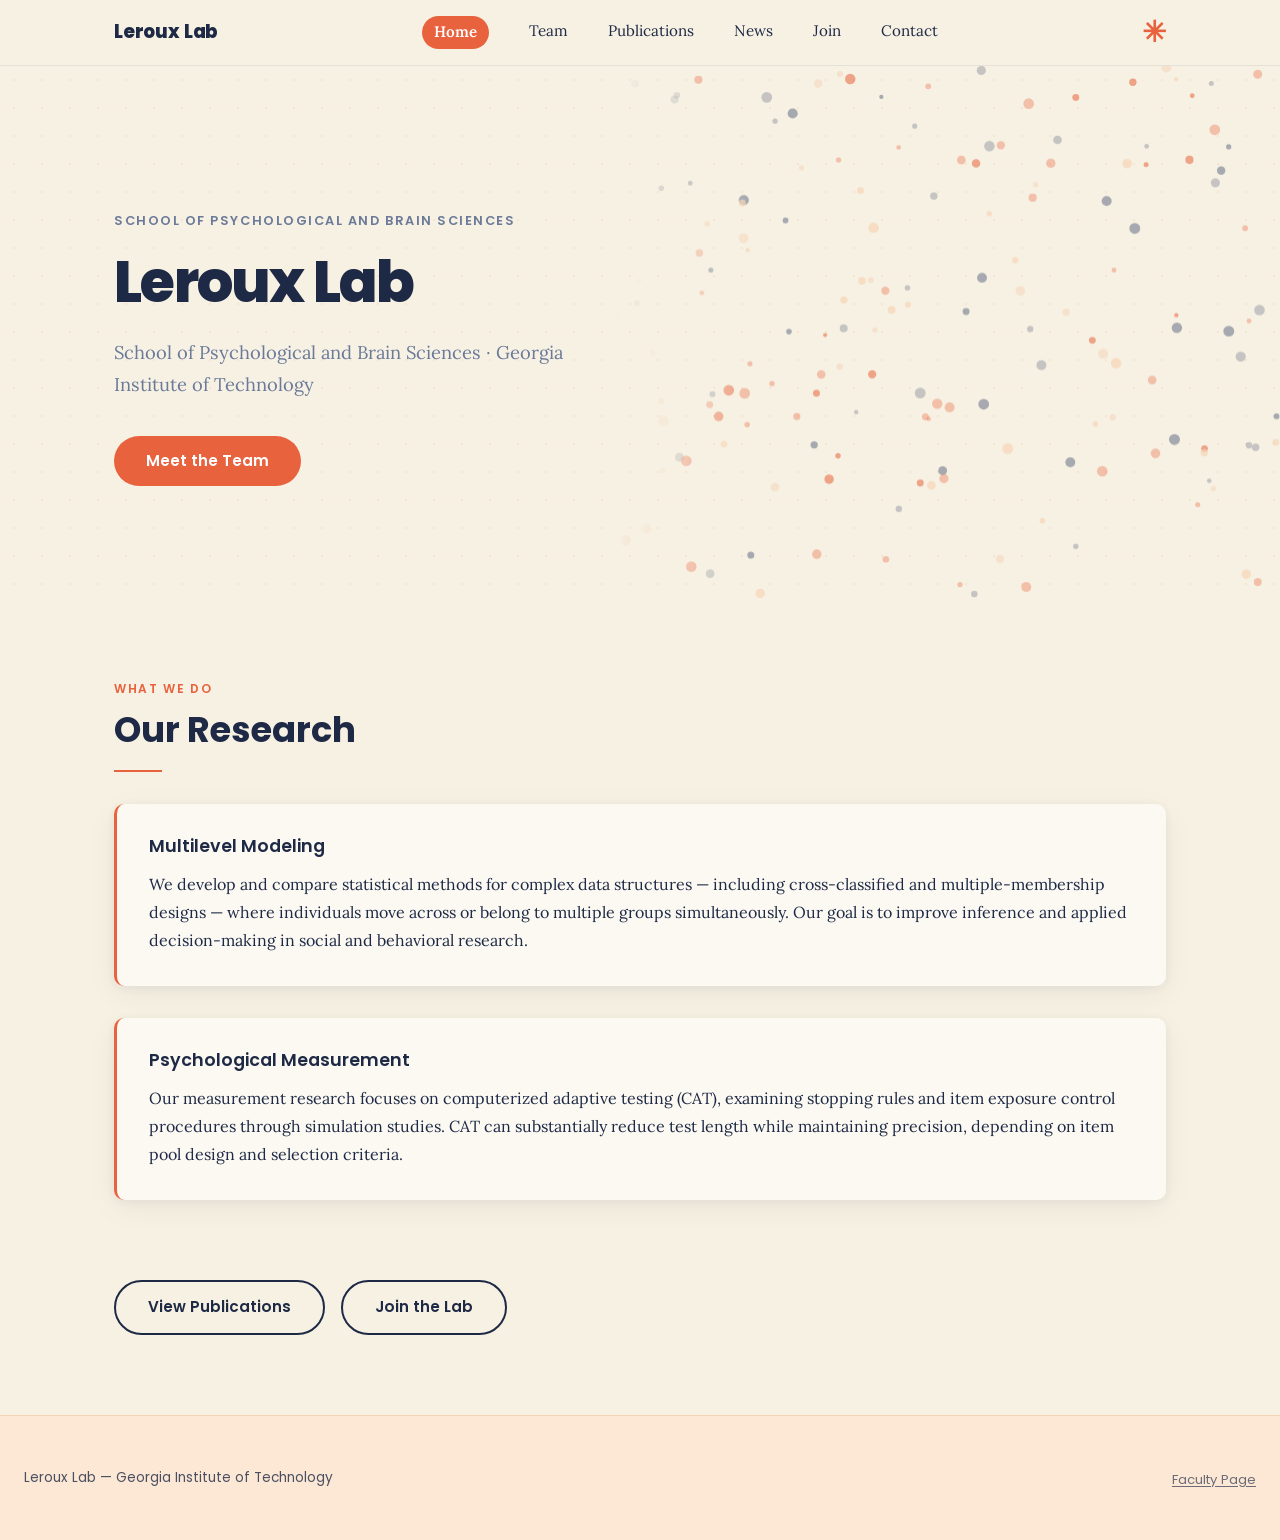
<file: index.html>
<!DOCTYPE html>
<html lang="en">
<head>
  <meta charset="UTF-8" />
  <meta name="viewport" content="width=device-width, initial-scale=1.0" />
  <title>Leroux Lab — Georgia Institute of Technology</title>
  <meta name="description" content="The Leroux Lab at Georgia Tech studies multilevel modeling and psychological measurement." />
  <link rel="stylesheet" href="stylesheet.css" />
  <!-- PLACEHOLDER: replace href with a real /favicon.ico once you have one -->
  <link rel="icon" href="favicon.ico" type="image/x-icon" />
</head>
<body>

  <!-- ═══════════════════ HEADER / NAV ═══════════════════ -->
  <header class="site-header">
    <div class="header-inner">
      <a href="index.html" class="site-logo">Leroux Lab</a>

      <nav class="site-nav" id="site-nav" aria-label="Main navigation">
        <a href="index.html">Home</a>
        <a href="team.html">Team</a>
        <a href="publications.html">Publications</a>
        <a href="news.html">News</a>
        <a href="join.html">Join</a>
        <a href="contact.html">Contact</a>
      </nav>

      <!-- Asterisk logo mark -->
      <span class="asterisk-mark" aria-hidden="true">✳</span>

      <!-- Hamburger (visible on mobile only) -->
      <button class="nav-toggle" aria-label="Toggle navigation" aria-expanded="false" aria-controls="site-nav">
        <svg width="22" height="22" viewBox="0 0 24 24" fill="none" stroke="currentColor" stroke-width="2" stroke-linecap="round" aria-hidden="true">
          <line x1="3" y1="6" x2="21" y2="6"/>
          <line x1="3" y1="12" x2="21" y2="12"/>
          <line x1="3" y1="18" x2="21" y2="18"/>
        </svg>
      </button>
    </div>
  </header>

  <main>

    <!-- ═══════════════════ HERO ═══════════════════ -->
    <section class="hero">
      <canvas id="hero-canvas" aria-hidden="true"></canvas>
      <div class="container">
        <div class="hero-inner">
          <p class="hero-eyebrow">School of Psychological and Brain Sciences</p>
          <h1>Leroux Lab</h1>
          <p class="hero-sub">School of Psychological and Brain Sciences &middot; Georgia Institute of Technology</p>
          <!-- "Get Started" scrolls to research section; you can also change href to team.html or join.html -->
          <a href="team.html" class="btn">Meet the Team</a>
        </div>
      </div>
    </section>

    <!-- ═══════════════════ OUR RESEARCH ═══════════════════ -->
    <section>
      <div class="container">
        <span class="section-label">What we do</span>
        <h2>Our Research</h2>
        <div class="divider"></div>

        <div class="research-grid">

          <!-- Research area 1 -->
          <div class="research-card fade-up">
            <h3>Multilevel Modeling</h3>
            <p>
              We develop and compare statistical methods for complex data structures — including
              cross-classified and multiple-membership designs — where individuals move across or belong
              to multiple groups simultaneously. Our goal is to improve inference and applied
              decision-making in social and behavioral research.
            </p>
          </div>

          <!-- Research area 2 -->
          <div class="research-card fade-up">
            <h3>Psychological Measurement</h3>
            <p>
              Our measurement research focuses on computerized adaptive testing (CAT), examining stopping
              rules and item exposure control procedures through simulation studies. CAT can substantially
              reduce test length while maintaining precision, depending on item pool design and selection
              criteria.
            </p>
          </div>

        </div><!-- /.research-grid -->

      </div><!-- /.container -->
    </section>

    <!-- ═══════════════════ QUICK LINKS ═══════════════════ -->
    <section style="padding-top: 0;">
      <div class="container">
        <div style="display:flex; gap:1rem; flex-wrap:wrap;">
          <a href="publications.html" class="btn btn-outline">View Publications</a>
          <a href="join.html" class="btn btn-outline">Join the Lab</a>
        </div>
      </div>
    </section>

  </main>

  <!-- ═══════════════════ FOOTER ═══════════════════ -->
  <footer class="site-footer">
    <div class="footer-left">
      <p>Leroux Lab &mdash; Georgia Institute of Technology</p>
    </div>
    <div class="footer-right">
      <a href="https://psychology.gatech.edu/people/audrey-leroux" target="_blank" rel="noopener">Faculty Page</a>
    </div>
  </footer>

  <div class="nav-backdrop"></div>
  <script src="main.js"></script>
  <script src="hero-particles.js"></script>
</body>
</html>
</file>
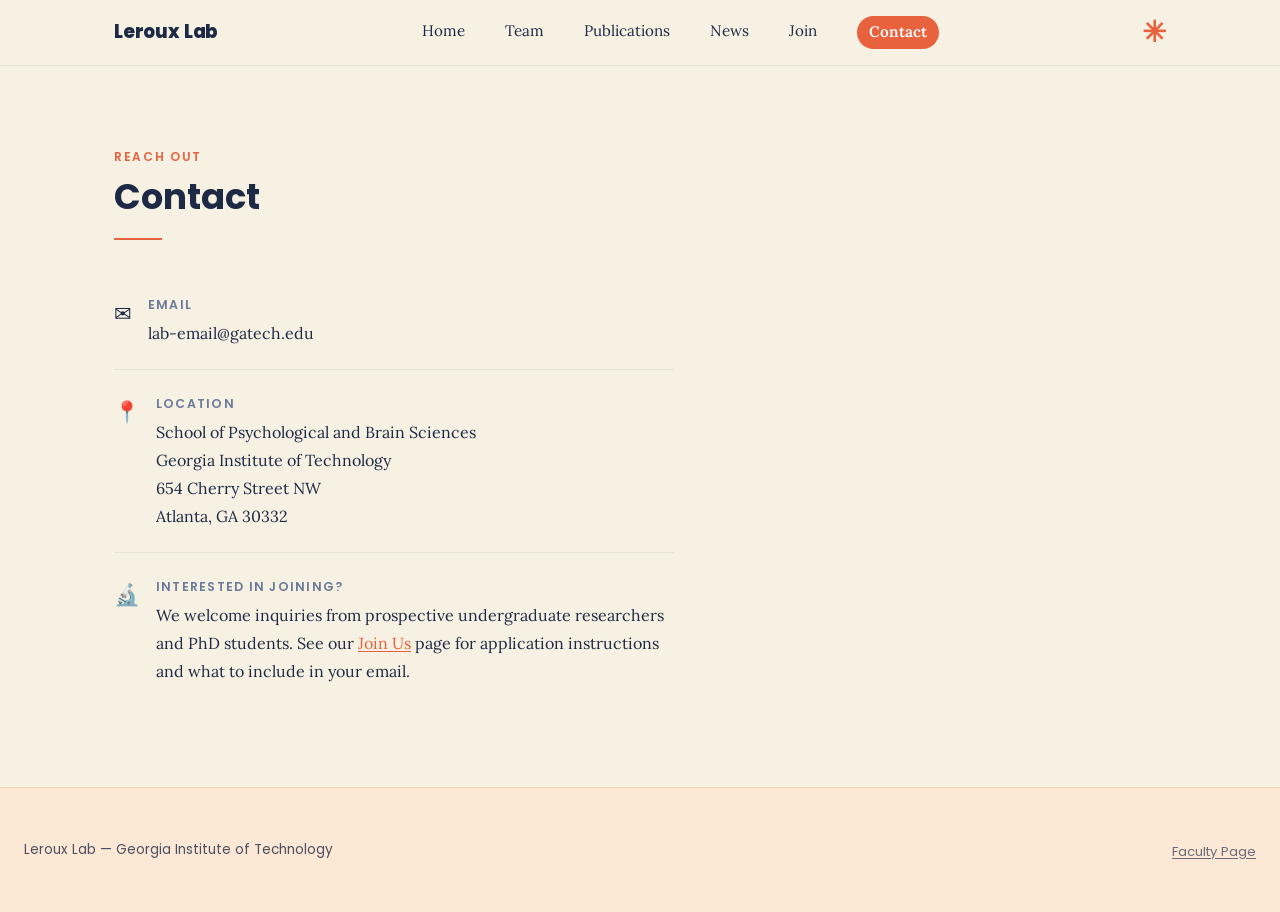
<file: contact.html>
<!DOCTYPE html>
<html lang="en">
<head>
  <meta charset="UTF-8" />
  <meta name="viewport" content="width=device-width, initial-scale=1.0" />
  <title>Contact — Leroux Lab</title>
  <meta name="description" content="Contact the Leroux Lab at Georgia Institute of Technology." />
  <link rel="stylesheet" href="stylesheet.css" />
  <link rel="icon" href="favicon.ico" type="image/x-icon" />
</head>
<body>

  <!-- ═══════════════════ HEADER / NAV ═══════════════════ -->
  <header class="site-header">
    <div class="header-inner">
      <a href="index.html" class="site-logo">Leroux Lab</a>

      <nav class="site-nav" id="site-nav" aria-label="Main navigation">
        <a href="index.html">Home</a>
        <a href="team.html">Team</a>
        <a href="publications.html">Publications</a>
        <a href="news.html">News</a>
        <a href="join.html">Join</a>
        <a href="contact.html">Contact</a>
      </nav>

      <span class="asterisk-mark" aria-hidden="true">✳</span>

      <button class="nav-toggle" aria-label="Toggle navigation" aria-expanded="false" aria-controls="site-nav">
        <svg width="22" height="22" viewBox="0 0 24 24" fill="none" stroke="currentColor" stroke-width="2" stroke-linecap="round" aria-hidden="true">
          <line x1="3" y1="6" x2="21" y2="6"/>
          <line x1="3" y1="12" x2="21" y2="12"/>
          <line x1="3" y1="18" x2="21" y2="18"/>
        </svg>
      </button>
    </div>
  </header>

  <main>
    <section>
      <div class="container">
        <span class="section-label">Reach out</span>
        <h2>Contact</h2>
        <div class="divider"></div>

        <div class="contact-block fade-up">

          <!-- Email -->
          <!-- PLACEHOLDER: replace the href and display text with the actual lab/PI email -->
          <div class="contact-item">
            <span class="contact-icon" aria-hidden="true">✉</span>
            <div>
              <p class="contact-label">Email</p>
              <p>
                <a href="mailto:lab-email@gatech.edu">lab-email@gatech.edu</a>
              </p>
            </div>
          </div>

          <!-- Location -->
          <!-- PLACEHOLDER: replace with the actual room/building once confirmed -->
          <div class="contact-item">
            <span class="contact-icon" aria-hidden="true">📍</span>
            <div>
              <p class="contact-label">Location</p>
              <p>
                School of Psychological and Brain Sciences<br />
                Georgia Institute of Technology<br />
                654 Cherry Street NW<br />
                Atlanta, GA 30332
              </p>
            </div>
          </div>

          <!-- Joining the lab -->
          <div class="contact-item">
            <span class="contact-icon" aria-hidden="true">🔬</span>
            <div>
              <p class="contact-label">Interested in joining?</p>
              <p>
                We welcome inquiries from prospective undergraduate researchers and PhD students.
                See our <a href="join.html" style="color:var(--accent); text-decoration:underline; text-underline-offset:2px;">Join Us</a>
                page for application instructions and what to include in your email.
              </p>
            </div>
          </div>

        </div><!-- /.contact-block -->
      </div><!-- /.container -->
    </section>
  </main>

  <footer class="site-footer">
    <div class="footer-left">
      <p>Leroux Lab &mdash; Georgia Institute of Technology</p>
    </div>
    <div class="footer-right">
      <a href="https://psychology.gatech.edu/people/audrey-leroux" target="_blank" rel="noopener">Faculty Page</a>
    </div>
  </footer>

  <div class="nav-backdrop"></div>
  <script src="main.js"></script>
</body>
</html>
</file>
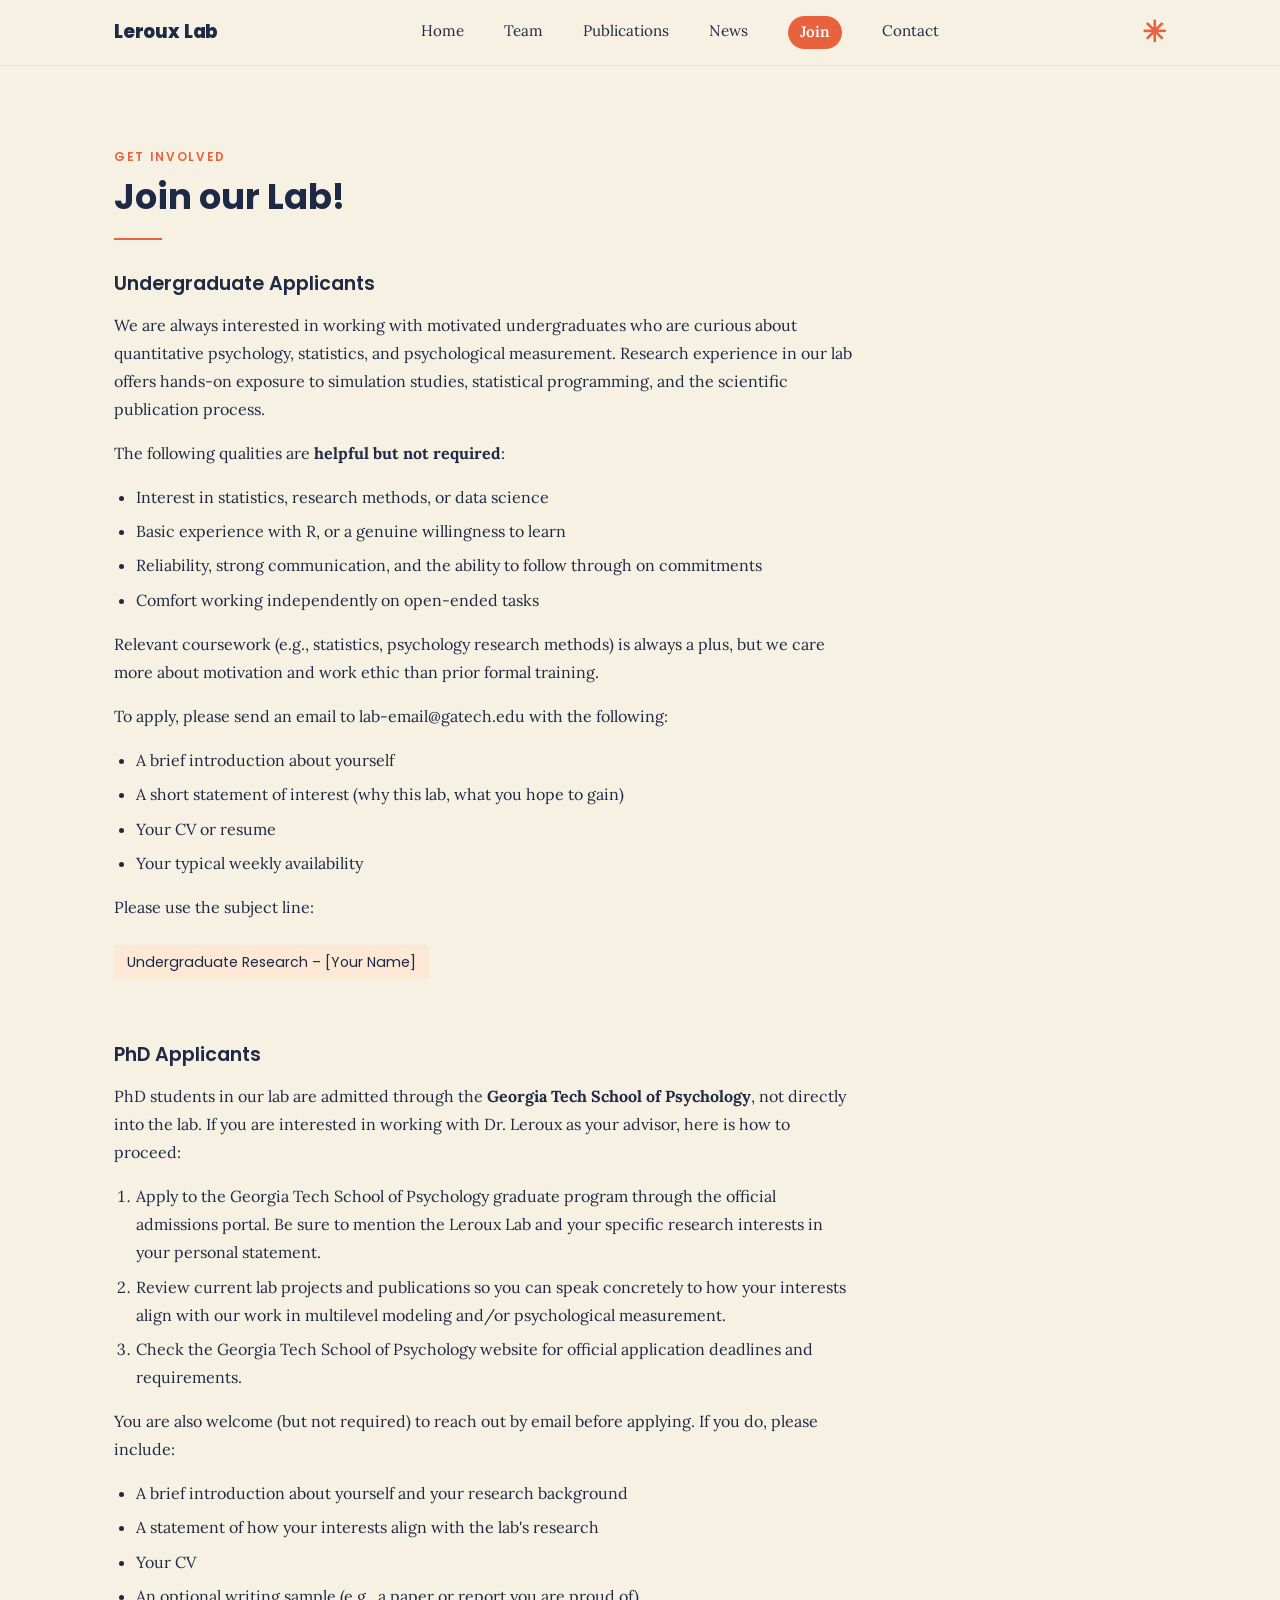
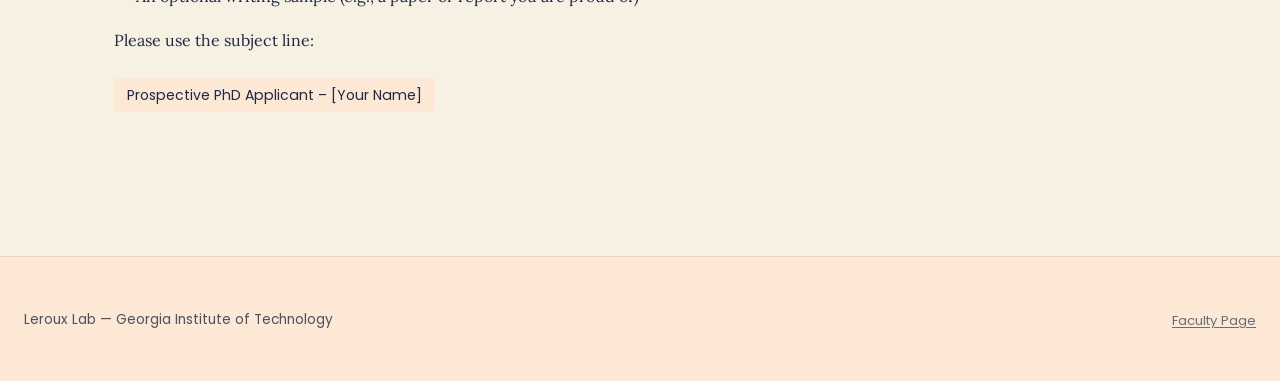
<file: join.html>
<!DOCTYPE html>
<html lang="en">
<head>
  <meta charset="UTF-8" />
  <meta name="viewport" content="width=device-width, initial-scale=1.0" />
  <title>Join Us — Leroux Lab</title>
  <meta name="description" content="Interested in joining the Leroux Lab? Learn about opportunities for undergraduate and PhD students." />
  <link rel="stylesheet" href="stylesheet.css" />
  <link rel="icon" href="favicon.ico" type="image/x-icon" />
</head>
<body>

  <!-- ═══════════════════ HEADER / NAV ═══════════════════ -->
  <header class="site-header">
    <div class="header-inner">
      <a href="index.html" class="site-logo">Leroux Lab</a>

      <nav class="site-nav" id="site-nav" aria-label="Main navigation">
        <a href="index.html">Home</a>
        <a href="team.html">Team</a>
        <a href="publications.html">Publications</a>
        <a href="news.html">News</a>
        <a href="join.html">Join</a>
        <a href="contact.html">Contact</a>
      </nav>

      <span class="asterisk-mark" aria-hidden="true">✳</span>

      <button class="nav-toggle" aria-label="Toggle navigation" aria-expanded="false" aria-controls="site-nav">
        <svg width="22" height="22" viewBox="0 0 24 24" fill="none" stroke="currentColor" stroke-width="2" stroke-linecap="round" aria-hidden="true">
          <line x1="3" y1="6" x2="21" y2="6"/>
          <line x1="3" y1="12" x2="21" y2="12"/>
          <line x1="3" y1="18" x2="21" y2="18"/>
        </svg>
      </button>
    </div>
  </header>

  <main>
    <section>
      <div class="container">
        <span class="section-label">Get involved</span>
        <h2>Join our Lab!</h2>
        <div class="divider"></div>

        <!-- ── Undergraduate Applicants ── -->
        <div class="join-section fade-up">
          <h3>Undergraduate Applicants</h3>
          <p>
            We are always interested in working with motivated undergraduates who are curious about
            quantitative psychology, statistics, and psychological measurement. Research experience in
            our lab offers hands-on exposure to simulation studies, statistical programming, and the
            scientific publication process.
          </p>

          <p>The following qualities are <strong>helpful but not required</strong>:</p>
          <ul>
            <li>Interest in statistics, research methods, or data science</li>
            <li>Basic experience with R, or a genuine willingness to learn</li>
            <li>Reliability, strong communication, and the ability to follow through on commitments</li>
            <li>Comfort working independently on open-ended tasks</li>
          </ul>

          <p>
            Relevant coursework (e.g., statistics, psychology research methods) is always a plus, but
            we care more about motivation and work ethic than prior formal training.
          </p>

          <p>To apply, please send an email to
            <!-- PLACEHOLDER: replace with PI's actual email address -->
            <a href="mailto:lab-email@gatech.edu">lab-email@gatech.edu</a>
            with the following:
          </p>
          <ul>
            <li>A brief introduction about yourself</li>
            <li>A short statement of interest (why this lab, what you hope to gain)</li>
            <li>Your CV or resume</li>
            <li>Your typical weekly availability</li>
          </ul>

          <p>Please use the subject line:</p>
          <span class="email-subject">Undergraduate Research – [Your Name]</span>
        </div>

        <!-- ── PhD Applicants ── -->
        <div class="join-section fade-up">
          <h3>PhD Applicants</h3>
          <p>
            PhD students in our lab are admitted through the
            <strong>Georgia Tech School of Psychology</strong>, not directly into the lab.
            If you are interested in working with Dr.&nbsp;Leroux as your advisor, here is how to proceed:
          </p>

          <ol>
            <li>
              Apply to the Georgia Tech School of Psychology graduate program through the official
              admissions portal. Be sure to mention the Leroux Lab and your specific research interests
              in your personal statement.
            </li>
            <li>
              Review current lab projects and publications so you can speak concretely to how your
              interests align with our work in multilevel modeling and/or psychological measurement.
            </li>
            <li>
              Check the
              <!-- PLACEHOLDER: add the official GT School of Psychology admissions URL when available -->
              Georgia Tech School of Psychology website for official application deadlines and requirements.
            </li>
          </ol>

          <p>
            You are also welcome (but not required) to reach out by email before applying. If you do,
            please include:
          </p>
          <ul>
            <li>A brief introduction about yourself and your research background</li>
            <li>A statement of how your interests align with the lab's research</li>
            <li>Your CV</li>
            <li>An optional writing sample (e.g., a paper or report you are proud of)</li>
          </ul>

          <p>Please use the subject line:</p>
          <span class="email-subject">Prospective PhD Applicant – [Your Name]</span>
        </div>

      </div><!-- /.container -->
    </section>
  </main>

  <footer class="site-footer">
    <div class="footer-left">
      <p>Leroux Lab &mdash; Georgia Institute of Technology</p>
    </div>
    <div class="footer-right">
      <a href="https://psychology.gatech.edu/people/audrey-leroux" target="_blank" rel="noopener">Faculty Page</a>
    </div>
  </footer>

  <div class="nav-backdrop"></div>
  <script src="main.js"></script>
</body>
</html>
</file>
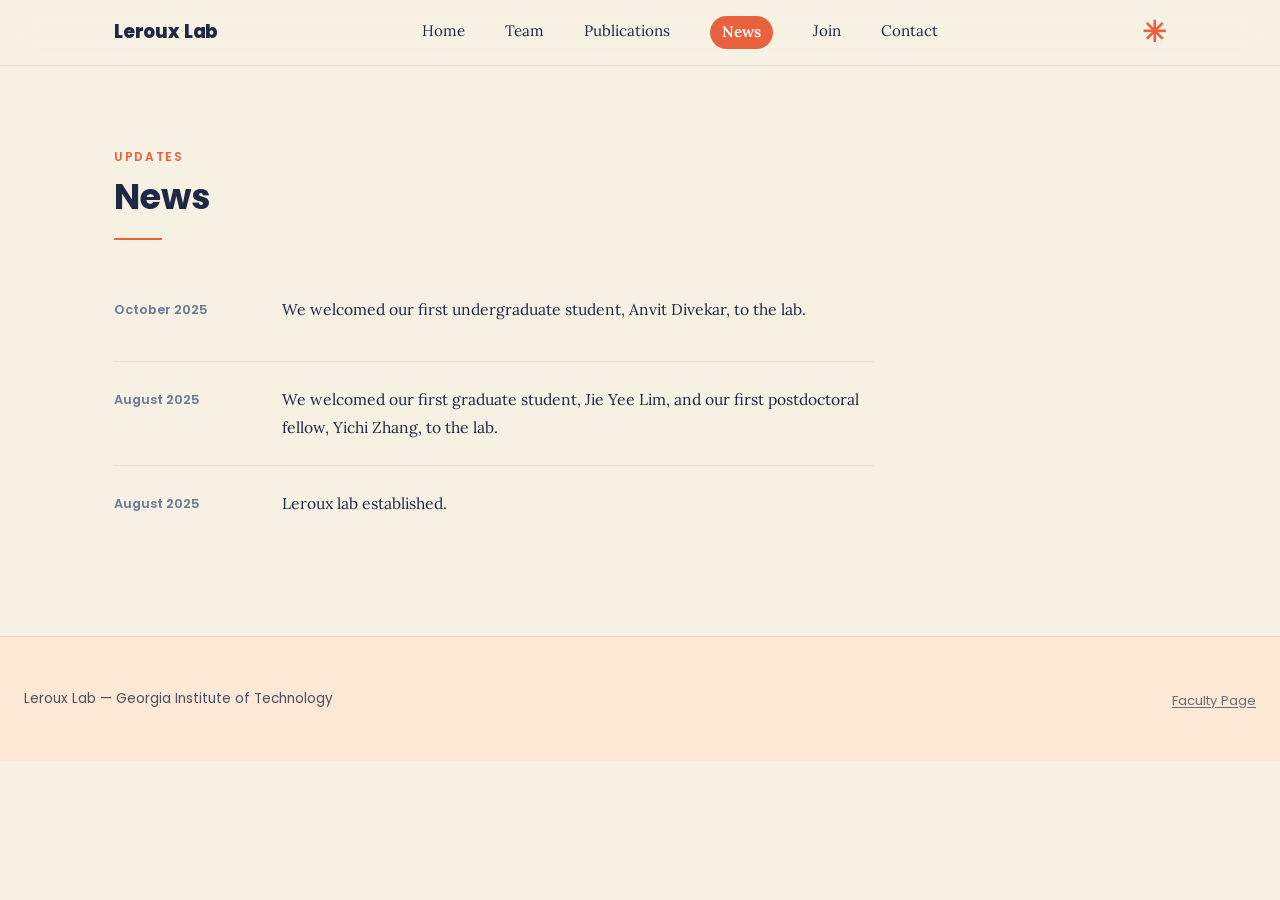
<file: news.html>
<!DOCTYPE html>
<html lang="en">
<head>
  <meta charset="UTF-8" />
  <meta name="viewport" content="width=device-width, initial-scale=1.0" />
  <title>News — Leroux Lab</title>
  <meta name="description" content="News and updates from the Leroux Lab at Georgia Institute of Technology." />
  <link rel="stylesheet" href="stylesheet.css" />
  <link rel="icon" href="favicon.ico" type="image/x-icon" />
</head>
<body>

  <!-- ═══════════════════ HEADER / NAV ═══════════════════ -->
  <header class="site-header">
    <div class="header-inner">
      <a href="index.html" class="site-logo">Leroux Lab</a>

      <nav class="site-nav" id="site-nav" aria-label="Main navigation">
        <a href="index.html">Home</a>
        <a href="team.html">Team</a>
        <a href="publications.html">Publications</a>
        <a href="news.html">News</a>
        <a href="join.html">Join</a>
        <a href="contact.html">Contact</a>
      </nav>

      <span class="asterisk-mark" aria-hidden="true">✳</span>

      <button class="nav-toggle" aria-label="Toggle navigation" aria-expanded="false" aria-controls="site-nav">
        <svg width="22" height="22" viewBox="0 0 24 24" fill="none" stroke="currentColor" stroke-width="2" stroke-linecap="round" aria-hidden="true">
          <line x1="3" y1="6" x2="21" y2="6"/>
          <line x1="3" y1="12" x2="21" y2="12"/>
          <line x1="3" y1="18" x2="21" y2="18"/>
        </svg>
      </button>
    </div>
  </header>

  <main>
    <section>
      <div class="container">
        <span class="section-label">Updates</span>
        <h2>News</h2>
        <div class="divider"></div>

        <!-- ADD NEW ENTRIES at the top of this list (most recent first).
             Copy a .news-entry block and update the date and body text. -->
        <div class="news-list">

          <!-- October 2025 -->
          <div class="news-entry fade-up">
            <p class="news-date">October 2025</p>
            <p class="news-body">We welcomed our first undergraduate student, Anvit Divekar, to the lab.</p>
          </div>

          <!-- August 2025 — members -->
          <div class="news-entry fade-up">
            <p class="news-date">August 2025</p>
            <p class="news-body">
              We welcomed our first graduate student, Jie Yee Lim, and our first postdoctoral fellow,
              Yichi Zhang, to the lab.
            </p>
          </div>

          <!-- August 2025 — founding -->
          <div class="news-entry fade-up">
            <p class="news-date">August 2025</p>
            <p class="news-body">Leroux lab established.</p>
          </div>

        </div><!-- /.news-list -->
      </div><!-- /.container -->
    </section>
  </main>

  <footer class="site-footer">
    <div class="footer-left">
      <p>Leroux Lab &mdash; Georgia Institute of Technology</p>
    </div>
    <div class="footer-right">
      <a href="https://psychology.gatech.edu/people/audrey-leroux" target="_blank" rel="noopener">Faculty Page</a>
    </div>
  </footer>

  <div class="nav-backdrop"></div>
  <script src="main.js"></script>
</body>
</html>
</file>
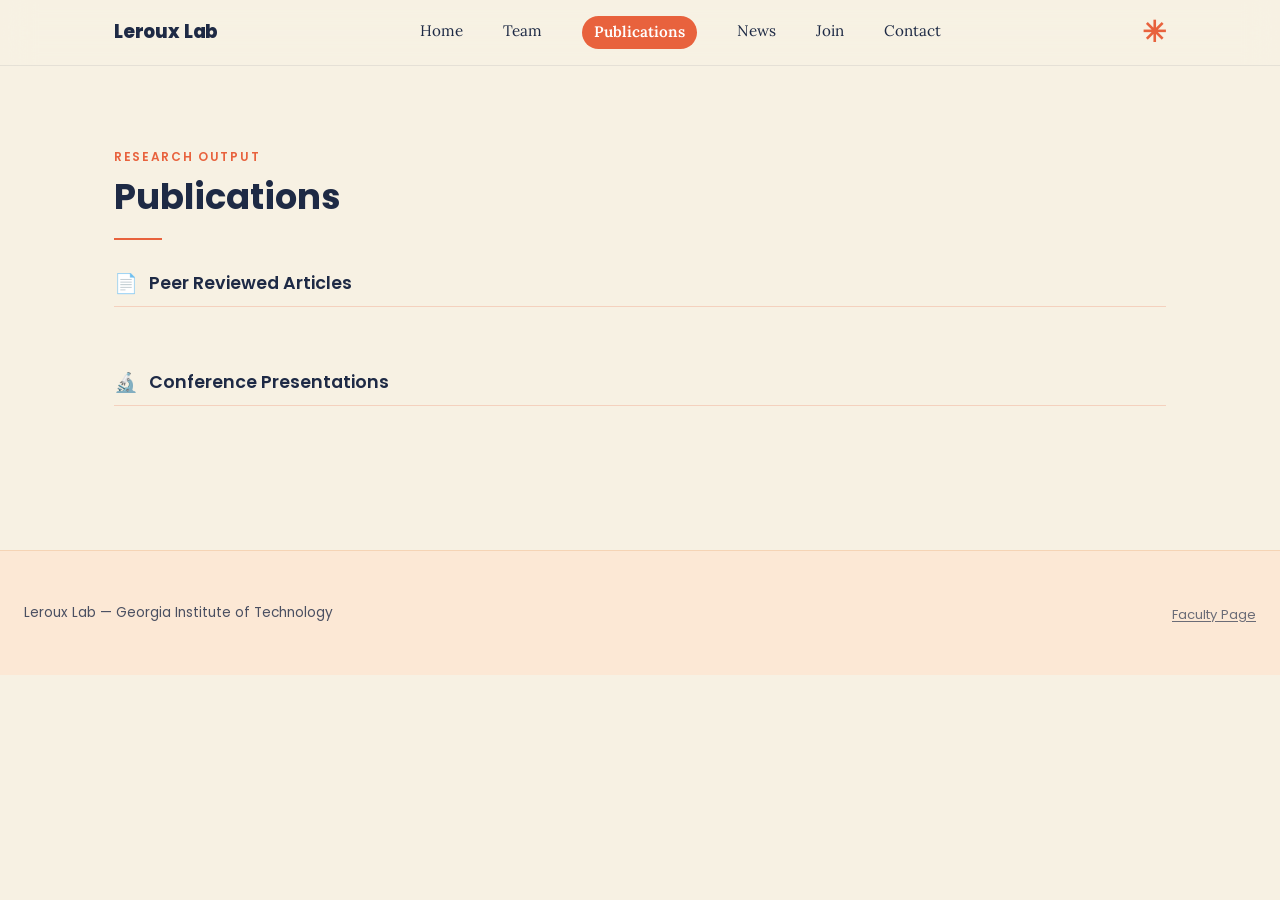
<file: publications.html>
<!DOCTYPE html>
<html lang="en">
<head>
  <meta charset="UTF-8" />
  <meta name="viewport" content="width=device-width, initial-scale=1.0" />
  <title>Publications — Leroux Lab</title>
  <meta name="description" content="Publications from the Leroux Lab at Georgia Institute of Technology." />
  <link rel="stylesheet" href="stylesheet.css" />
  <link rel="icon" href="favicon.ico" type="image/x-icon" />
</head>
<body>

  <!-- ═══════════════════ HEADER / NAV ═══════════════════ -->
  <header class="site-header">
    <div class="header-inner">
      <a href="index.html" class="site-logo">Leroux Lab</a>

      <nav class="site-nav" id="site-nav" aria-label="Main navigation">
        <a href="index.html">Home</a>
        <a href="team.html">Team</a>
        <a href="publications.html">Publications</a>
        <a href="news.html">News</a>
        <a href="join.html">Join</a>
        <a href="contact.html">Contact</a>
      </nav>

      <span class="asterisk-mark" aria-hidden="true">✳</span>

      <button class="nav-toggle" aria-label="Toggle navigation" aria-expanded="false" aria-controls="site-nav">
        <svg width="22" height="22" viewBox="0 0 24 24" fill="none" stroke="currentColor" stroke-width="2" stroke-linecap="round" aria-hidden="true">
          <line x1="3" y1="6" x2="21" y2="6"/>
          <line x1="3" y1="12" x2="21" y2="12"/>
          <line x1="3" y1="18" x2="21" y2="18"/>
        </svg>
      </button>
    </div>
  </header>

  <main>
    <section>
      <div class="container">
        <span class="section-label">Research output</span>
        <h2>Publications</h2>
        <div class="divider"></div>

        <!-- ── Peer Reviewed Articles ── -->
        <div class="pub-section">
          <h3 class="pub-section-heading">
            <span class="icon" aria-hidden="true">📄</span>
            Peer Reviewed Articles
          </h3>

          <!-- Lab publications coming soon -->

        </div><!-- /.pub-section peer-reviewed -->

        <!-- ── Conference Presentations ── -->
        <div class="pub-section">
          <h3 class="pub-section-heading">
            <span class="icon" aria-hidden="true">🔬</span>
            Conference Presentations
          </h3>

          <!-- ADD CONFERENCE PRESENTATIONS HERE
               Example format:
               <p class="pub-year">2024</p>
               <div class="pub-entry fade-up">
                 Last, F. (2024). "Presentation title." Poster presented at the Annual Convention of the
                 American Psychological Association, Seattle, WA.
               </div>
          -->
          <!-- Placeholder — remove this comment block and add entries above when ready -->

        </div><!-- /.pub-section conference -->

      </div><!-- /.container -->
    </section>
  </main>

  <footer class="site-footer">
    <div class="footer-left">
      <p>Leroux Lab &mdash; Georgia Institute of Technology</p>
    </div>
    <div class="footer-right">
      <a href="https://psychology.gatech.edu/people/audrey-leroux" target="_blank" rel="noopener">Faculty Page</a>
    </div>
  </footer>

  <div class="nav-backdrop"></div>
  <script src="main.js"></script>
</body>
</html>
</file>
<file: stylesheet.css>
/* ============================================================
   Leroux Lab — shared stylesheet
   Background: #F7F1E3 → #F3DFC8 (scroll-shifted by JS)
   Navy text:  #1E2A45
   Accent:     #E8623D (coral primary) · #E8A23D (amber secondary)
   Footer:     #FCE8D5
   Headings:   Poppins (rounded geometric sans-serif)
   Body:       Lora (classic serif)
   ============================================================ */

@import url('https://fonts.googleapis.com/css2?family=Poppins:wght@400;600;700;800&family=Lora:ital,wght@0,400;0,500;1,400&display=swap');

/* ── Custom properties ── */
:root {
  /* Base palette */
  --bg:         #F7F1E3;   /* updated live by scroll-hue JS */
  --navy:       #1E2A45;
  --navy-light: #2e3f65;
  --peach:      #FCE8D5;
  --peach-dark: #f5d4b5;
  --muted:      #6b7a99;

  /* Accent colors — coral primary, amber secondary */
  --accent-primary:   #E8623D;
  --accent-secondary: #E8A23D;
  --accent:           var(--accent-primary);
  --accent-hover:     #d4532f;

  /* New tokens */
  --surface:     rgba(255, 255, 255, 0.55);
  --shadow-card: 0 2px 12px rgba(30,42,69,0.07), 0 8px 32px rgba(30,42,69,0.05);
  --ease-spring: cubic-bezier(0.34, 1.56, 0.64, 1);
  --nav-blur:    16px;

  --radius:     10px;
  --max-w:      1100px;
  --transition: 220ms ease;
}

/* ── Reset & base ── */
*, *::before, *::after { box-sizing: border-box; margin: 0; padding: 0; }

html { scroll-behavior: smooth; }

body {
  font-family: 'Lora', Georgia, serif;
  background-color: var(--bg);
  color: var(--navy);
  line-height: 1.75;
  font-size: 1rem;
  opacity: 1;
  animation: pageFadeIn 0.35s ease both;
}

@keyframes pageFadeIn {
  from { opacity: 0; transform: translateY(6px); }
  to   { opacity: 1; transform: translateY(0); }
}

img { max-width: 100%; display: block; }

/* Visible focus ring for keyboard users only */
:focus-visible {
  outline: 2px solid var(--accent-primary);
  outline-offset: 3px;
  border-radius: 4px;
}
a   { color: inherit; text-decoration: none; }
ul  { list-style: none; }

/* ── Typography ── */
h1, h2, h3, h4 {
  font-family: 'Poppins', sans-serif;
  font-weight: 700;
  line-height: 1.2;
  color: var(--navy);
}

h1 { font-size: clamp(2.2rem, 5vw, 3.6rem); font-weight: 800; }
h2 { font-size: clamp(1.6rem, 3vw, 2.2rem); margin-bottom: 0.5rem; }
h3 { font-size: 1.2rem; font-weight: 600; }

p { margin-bottom: 1rem; }
p:last-child { margin-bottom: 0; }

/* ── Layout helpers ── */
.container {
  width: 100%;
  max-width: var(--max-w);
  margin: 0 auto;
  padding: 0 1.5rem;
}

section { padding: 5rem 0; }

/* ── Page header / nav ── */
.site-header {
  position: sticky;
  top: 0;
  z-index: 100;
  background: rgba(247, 241, 227, 0.72);
  backdrop-filter: blur(var(--nav-blur));
  -webkit-backdrop-filter: blur(var(--nav-blur));
  border-bottom: 1px solid rgba(30, 42, 69, 0.08);
  transition: box-shadow 240ms ease;
}
.site-header.scrolled {
  box-shadow: 0 1px 20px rgba(30,42,69,0.10);
}

.header-inner {
  display: flex;
  align-items: center;
  justify-content: space-between;
  padding: 1rem 1.5rem;
  max-width: var(--max-w);
  margin: 0 auto;
  transition: padding 240ms ease;
}
.header-inner.scrolled {
  padding-top: 0.6rem;
  padding-bottom: 0.6rem;
}

/* Lab name wordmark */
.site-logo {
  font-family: 'Poppins', sans-serif;
  font-weight: 800;
  font-size: 1.15rem;
  color: var(--navy);
  letter-spacing: -0.01em;
}

/* Main nav links */
.site-nav {
  display: flex;
  align-items: center;
  gap: 2.5rem;
}

.site-nav a {
  font-family: 'Lora', serif;
  font-size: 0.95rem;
  color: var(--navy);
  position: relative;
  padding-bottom: 2px;
  /* Smooth settle into active/hover color */
  transition: color 320ms ease;
}

/* Animated underline: grows from center on hover */
.site-nav a::after {
  content: '';
  position: absolute;
  bottom: -2px;
  left: 50%;
  right: 50%;
  height: 1.5px;
  background: var(--accent);
  transition: left var(--transition), right var(--transition);
}
.site-nav a:hover::after,
.site-nav a[aria-current="page"]::after {
  left: 0;
  right: 0;
}
.site-nav a[aria-current="page"] {
  font-weight: 600;
  background: var(--accent-primary);
  color: #fff;
  padding: 3px 12px;
  border-radius: 50px;
}
.site-nav a[aria-current="page"]::after { display: none; }

/* Asterisk mark */
.asterisk-mark {
  font-family: 'Poppins', sans-serif;
  font-size: 1.8rem;
  font-weight: 800;
  color: var(--accent);
  line-height: 1;
  display: inline-block;
  animation: asteriskSpin 10s linear infinite;
  user-select: none;
}

@keyframes asteriskSpin {
  0%   { transform: rotate(0deg);   color: var(--accent-primary); }
  40%  { transform: rotate(144deg); color: var(--navy); }
  60%  { transform: rotate(216deg); color: var(--navy); }
  100% { transform: rotate(360deg); color: var(--accent-primary); }
}

/* Hamburger (mobile) */
.nav-toggle {
  display: none;
  background: none;
  border: none;
  cursor: pointer;
  padding: 0.25rem;
  color: var(--navy);
}
.nav-toggle svg { display: block; }

/* ── Footer ── */
.site-footer {
  background: var(--peach);
  border-top: 1px solid var(--peach-dark);
  padding: 3rem 1.5rem;
  display: grid;
  grid-template-columns: 1fr auto;
  align-items: center;
  gap: 1rem;
  max-width: 100%;
  opacity: 0;
  transform: translateY(14px);
  transition: opacity 0.6s ease, transform 0.6s ease;
}
.site-footer.visible {
  opacity: 1;
  transform: translateY(0);
}

.footer-left p {
  font-family: 'Poppins', sans-serif;
  font-size: 0.85rem;
  color: var(--navy);
  opacity: 0.8;
  margin: 0;
}

.footer-right a {
  font-family: 'Poppins', sans-serif;
  font-size: 0.82rem;
  color: var(--navy);
  opacity: 0.65;
  text-decoration: underline;
  text-underline-offset: 2px;
  transition: opacity 200ms ease;
}
.footer-right a:hover { opacity: 1; }

/* ── Buttons ── */
.btn {
  display: inline-block;
  font-family: 'Poppins', sans-serif;
  font-weight: 600;
  font-size: 0.95rem;
  padding: 0.75rem 2rem;
  border-radius: 50px;
  background: var(--accent-primary);
  color: #fff;
  cursor: pointer;
  transition: transform var(--transition), background var(--transition), box-shadow var(--transition);
  border: none;
}

.btn:hover {
  transform: scale(1.05);
  background: var(--accent-hover);
  box-shadow: 0 6px 24px rgba(232, 98, 61, 0.28);
  transition-timing-function: var(--ease-spring);
}

.btn-outline {
  background: transparent;
  border: 2px solid var(--navy);
  color: var(--navy);
}
.btn-outline:hover {
  background: var(--navy);
  color: var(--bg);
}

/* ── Scroll fade-in ── */
.fade-up {
  opacity: 0;
  transform: translateY(22px);
  transition: opacity 0.55s ease, transform 0.55s ease;
}
.fade-up.visible {
  opacity: 1;
  transform: translateY(0);
}

/* ── Section heading accent ── */
.section-label {
  display: block;
  font-family: 'Poppins', sans-serif;
  font-size: 0.75rem;
  font-weight: 600;
  letter-spacing: 0.14em;
  text-transform: uppercase;
  color: var(--accent);
  margin-bottom: 0.6rem;
}

/* ── Divider — draws in left-to-right on scroll ── */
.divider {
  width: 0;
  height: 2px;
  background: var(--accent);
  margin: 1.2rem 0 2rem;
  transition: width 0.65s cubic-bezier(0.25, 0, 0.1, 1);
}
.divider.visible {
  width: 3rem;
}

/* ══════════════════════════════
   HOME — index.html
   ══════════════════════════════ */

/* Hero */
.hero {
  padding: 9rem 0 7rem;
  position: relative;
  overflow: hidden;
}
.hero::before {
  content: '';
  position: absolute;
  inset: 0;
  background-image: radial-gradient(circle, rgba(232,98,61,0.09) 1.5px, transparent 1.5px);
  background-size: 28px 28px;
  pointer-events: none;
}

/* WebGL particle canvas — right half of hero */
#hero-canvas {
  position: absolute;
  top: 0;
  right: 0;
  width: 52%;
  height: 100%;
  pointer-events: none;
  -webkit-mask-image: linear-gradient(to right, transparent 0%, black 20%);
  mask-image: linear-gradient(to right, transparent 0%, black 20%);
  z-index: 0;
}

.hero-inner {
  position: relative;
  z-index: 1;
}

@media (max-width: 768px) {
  #hero-canvas { display: none; }
}

.hero-inner {
  max-width: 720px;
}

.hero-eyebrow {
  font-family: 'Poppins', sans-serif;
  font-size: 0.8rem;
  font-weight: 600;
  letter-spacing: 0.12em;
  text-transform: uppercase;
  color: var(--muted);
  margin-bottom: 1rem;
}

.hero h1 {
  margin-bottom: 1.2rem;
  letter-spacing: -0.03em;
}

.hero-sub {
  font-size: 1.15rem;
  color: var(--muted);
  margin-bottom: 2.2rem;
  max-width: 520px;
}

/* Research section — stacked full-width */
.research-grid {
  display: flex;
  flex-direction: column;
  gap: 2rem;
}

.research-card {
  padding: 2rem;
  background: var(--surface);
  backdrop-filter: blur(8px);
  -webkit-backdrop-filter: blur(8px);
  border-radius: var(--radius);
  border-left: 3px solid var(--accent-primary);
  box-shadow: var(--shadow-card);
  transition: transform 230ms var(--ease-spring), box-shadow 230ms ease;
}
.research-card:hover {
  transform: translateY(-4px);
  box-shadow: 0 4px 24px rgba(30,42,69,0.12), 0 16px 48px rgba(30,42,69,0.08);
}

.research-card h3 {
  font-size: 1.1rem;
  margin-bottom: 0.8rem;
}

/* ══════════════════════════════
   TEAM — team.html
   ══════════════════════════════ */

.team-grid {
  display: grid;
  grid-template-columns: repeat(auto-fill, minmax(220px, 1fr));
  gap: 2.5rem;
}

.team-card {
  background: var(--surface);
  backdrop-filter: blur(8px);
  -webkit-backdrop-filter: blur(8px);
  border-radius: var(--radius);
  border: 1px solid rgba(30, 42, 69, 0.07);
  box-shadow: var(--shadow-card);
  overflow: hidden;
  text-align: center;
  padding: 0 1.4rem 1.4rem;
  cursor: pointer;
  transition: transform 230ms var(--ease-spring), box-shadow 230ms ease;
}

.team-card:hover {
  transform: translateY(-4px);
  box-shadow: 0 4px 24px rgba(30,42,69,0.12), 0 16px 48px rgba(30,42,69,0.08);
}

/* Circular photo */
.team-photo {
  width: 120px;
  height: 120px;
  border-radius: 50%;
  margin: 1.5rem auto 1rem;
  border: 3px solid var(--peach-dark);
  background: var(--peach);
  display: flex;
  align-items: center;
  justify-content: center;
  overflow: hidden;
  flex-shrink: 0;
}

.team-photo img {
  width: 100%;
  height: 100%;
  object-fit: cover;
  opacity: 0;
  transform: scale(1.04);
  transition: opacity 0.6s ease 0.1s, transform 0.65s ease 0.1s;
}
.team-card.visible .team-photo img {
  opacity: 1;
  transform: scale(1);
}

.team-photo-placeholder {
  width: 55%;
  opacity: 0.22;
}

.team-info {
  padding: 0;
}

.team-info h3 {
  margin-bottom: 0.2rem;
  font-size: 1rem;
  transition: color 220ms ease;
}

.team-card:hover .team-info h3 {
  color: var(--accent-primary);
}

.team-role {
  font-size: 0.85rem;
  color: var(--muted);
  font-style: italic;
}

/* Expand hint */
.team-expand-hint {
  display: block;
  font-family: 'Poppins', sans-serif;
  font-size: 0.72rem;
  letter-spacing: 0.05em;
  color: var(--muted);
  margin-top: 0.5rem;
  transition: color 200ms ease;
  user-select: none;
}
.team-card:hover .team-expand-hint { color: var(--accent-primary); }
.team-card.expanded .team-expand-hint::after { content: ' ▲'; }
.team-card:not(.expanded) .team-expand-hint::after { content: ' ▼'; }

/* Bio expand */
.team-bio {
  max-height: 0;
  overflow: hidden;
  transition: max-height 420ms ease, opacity 320ms ease;
  opacity: 0;
  font-size: 0.88rem;
  text-align: left;
  margin-top: 0;
  color: var(--navy);
  line-height: 1.7;
}
.team-card.expanded .team-bio {
  max-height: 800px;
  opacity: 1;
  margin-top: 1rem;
}

.team-bio-links {
  margin-top: 0.8rem;
  display: flex;
  gap: 0.8rem;
  flex-wrap: wrap;
  justify-content: center;
}
.team-bio-links a {
  font-family: 'Poppins', sans-serif;
  font-size: 0.8rem;
  font-weight: 600;
  color: var(--accent-primary);
  text-decoration: underline;
  text-underline-offset: 2px;
  transition: color 200ms ease;
}
.team-bio-links a:hover { color: var(--accent-hover); }

/* ══════════════════════════════
   PUBLICATIONS — publications.html
   ══════════════════════════════ */

.pub-section { margin-bottom: 4rem; }

.pub-section-heading {
  display: flex;
  align-items: center;
  gap: 0.7rem;
  font-family: 'Poppins', sans-serif;
  font-size: 1.1rem;
  font-weight: 600;
  color: var(--navy);
  margin-bottom: 1.8rem;
  padding-bottom: 0.7rem;
  border-bottom: 1px solid rgba(232, 98, 61, 0.22);
}

.pub-section-heading .icon {
  font-size: 1.2rem;
}

.pub-year {
  font-family: 'Poppins', sans-serif;
  font-size: 0.8rem;
  font-weight: 700;
  letter-spacing: 0.1em;
  color: var(--accent);
  margin: 1.8rem 0 0.8rem;
}

.pub-year:first-of-type { margin-top: 0; }

.pub-entry {
  padding: 1rem 0;
  border-bottom: 1px solid rgba(30, 42, 69, 0.07);
  font-size: 0.95rem;
  line-height: 1.7;
}

.pub-entry:last-child { border-bottom: none; }

.pub-entry a {
  color: var(--accent);
  text-decoration: underline;
  text-underline-offset: 2px;
}

/* ══════════════════════════════
   NEWS — news.html
   ══════════════════════════════ */

.news-list { max-width: 760px; }

.news-entry {
  display: grid;
  grid-template-columns: 9rem 1fr;
  gap: 1.5rem;
  padding: 1.5rem 0;
  border-bottom: 1px solid rgba(30, 42, 69, 0.07);
}

.news-entry:last-child { border-bottom: none; }

.news-date {
  font-family: 'Poppins', sans-serif;
  font-size: 0.8rem;
  font-weight: 600;
  color: var(--muted);
  padding-top: 0.2rem;
}

.news-body { font-size: 0.98rem; }

/* ══════════════════════════════
   JOIN — join.html
   ══════════════════════════════ */

.join-section { max-width: 740px; margin-bottom: 4rem; }

.join-section h3 {
  font-size: 1.2rem;
  margin-bottom: 1rem;
}

.join-section ul {
  list-style: disc;
  padding-left: 1.4rem;
  margin-bottom: 1rem;
}

.join-section ul li { margin-bottom: 0.4rem; }

.join-section ol {
  padding-left: 1.4rem;
  margin-bottom: 1rem;
}

.join-section ol li { margin-bottom: 0.4rem; }

.email-subject {
  font-family: 'Poppins', sans-serif;
  font-size: 0.88rem;
  background: var(--peach);
  display: inline-block;
  padding: 0.3rem 0.8rem;
  border-radius: 4px;
  margin-top: 0.5rem;
}

/* ══════════════════════════════
   CONTACT — contact.html
   ══════════════════════════════ */

.contact-block {
  max-width: 560px;
}

.contact-item {
  display: flex;
  gap: 1rem;
  align-items: flex-start;
  padding: 1.4rem 0;
  border-bottom: 1px solid rgba(30, 42, 69, 0.07);
}

.contact-item:last-child { border-bottom: none; }

.contact-icon {
  font-size: 1.3rem;
  flex-shrink: 0;
  margin-top: 0.1rem;
}

.contact-label {
  font-family: 'Poppins', sans-serif;
  font-size: 0.78rem;
  font-weight: 600;
  letter-spacing: 0.1em;
  text-transform: uppercase;
  color: var(--muted);
  margin-bottom: 0.2rem;
}

/* ══════════════════════════════
   RESPONSIVE — Mobile
   ══════════════════════════════ */

/* Nav backdrop overlay (mobile) */
.nav-backdrop {
  display: none;
  position: fixed;
  inset: 0;
  background: rgba(30, 42, 69, 0.18);
  z-index: 98;
  backdrop-filter: blur(2px);
  -webkit-backdrop-filter: blur(2px);
}
.nav-backdrop.open { display: block; }

@media (max-width: 768px) {
  /* Nav collapses to hamburger — slide-down via max-height */
  .site-nav {
    display: flex;
    flex-direction: column;
    align-items: flex-start;
    gap: 1.2rem;
    position: absolute;
    top: 100%;
    left: 0;
    right: 0;
    background: rgba(247, 241, 227, 0.95);
    backdrop-filter: blur(12px);
    -webkit-backdrop-filter: blur(12px);
    padding: 0 1.5rem;
    border-bottom: 1px solid rgba(30, 42, 69, 0.1);
    z-index: 99;
    max-height: 0;
    overflow: hidden;
    transition: max-height 320ms ease, padding 320ms ease;
  }

  .site-nav.open {
    max-height: 400px;
    padding: 1.5rem;
  }

  .nav-toggle { display: block; }

  .site-header { position: relative; }

  /* News date stacks above body */
  .news-entry {
    grid-template-columns: 1fr;
    gap: 0.4rem;
  }

  section { padding: 3.5rem 0; }
}

@media (max-width: 480px) {
  .hero { padding: 4rem 0 3.5rem; }
  .team-grid { grid-template-columns: 1fr 1fr; }
}

/* ══════════════════════════════
   Accessibility: reduced motion
   ══════════════════════════════ */

@media (prefers-reduced-motion: reduce) {
  body { animation: none; }

  .fade-up {
    opacity: 1;
    transform: none;
    transition: none;
  }

  .asterisk-mark {
    animation: none;
  }

  .btn:hover {
    transform: none;
  }

  .team-card:hover {
    transform: none;
  }

  .site-nav a,
  .site-nav a::after {
    transition: none;
  }

  /* Divider: show immediately at full width */
  .divider {
    width: 3rem;
    transition: none;
  }

  /* Team photos: show immediately */
  .team-photo img {
    opacity: 1;
    transform: none;
    transition: none;
  }

  /* Team bio: no transition */
  .team-bio { transition: none; }

  /* Footer: show immediately */
  .site-footer {
    opacity: 1;
    transform: none;
    transition: none;
  }

  /* Team name color: no transition */
  .team-info h3 { transition: none; }

  /* Asterisk: static coral, no color cycling */
  .asterisk-mark { color: var(--accent-primary); }
}
</file>
